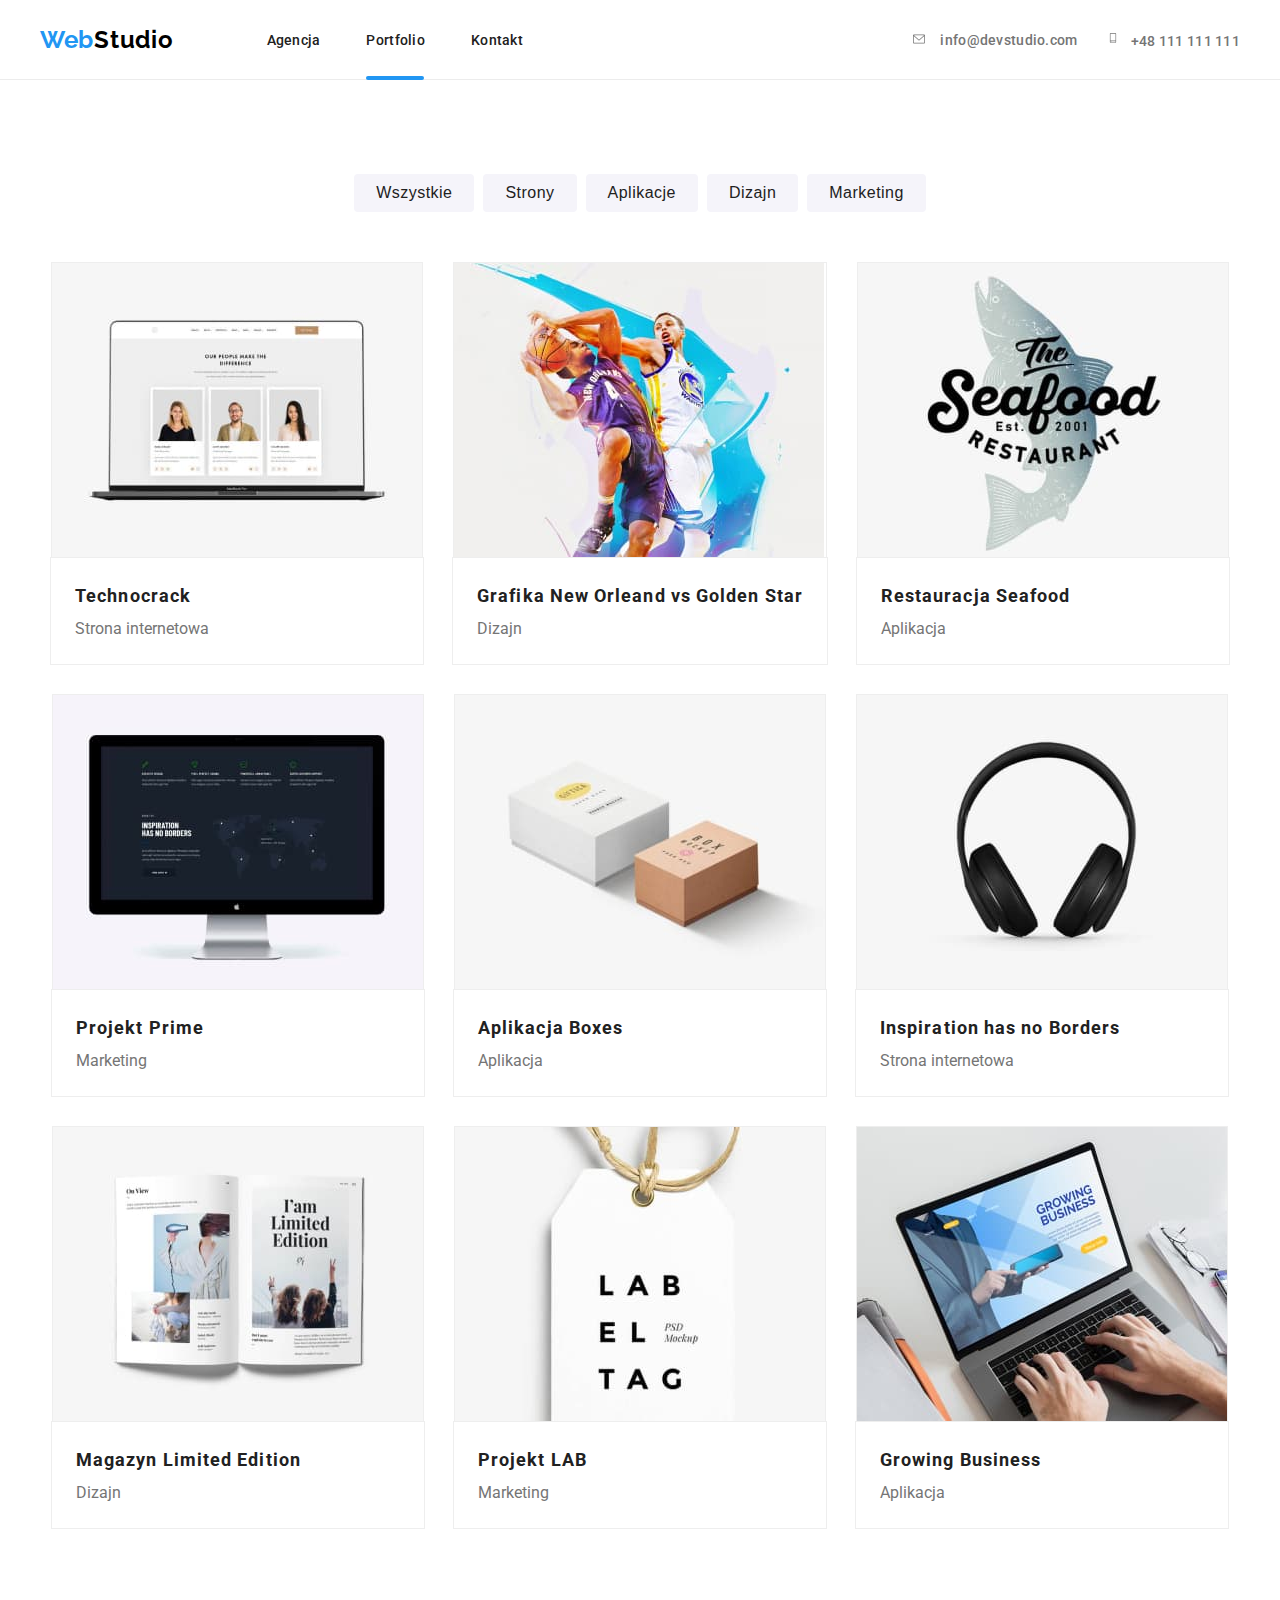
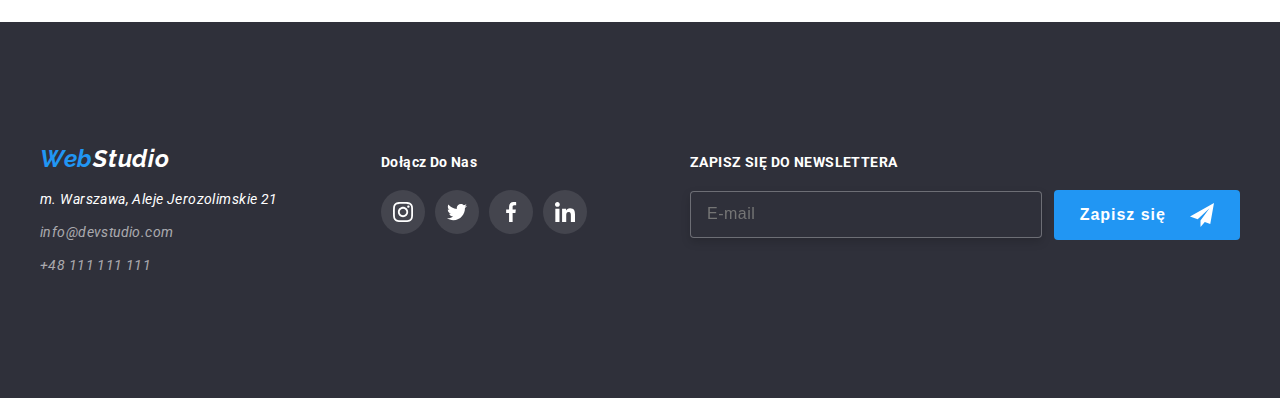
<file: portfolio.html>
<!DOCTYPE html>
<html lang="pl">
  <head>
    <meta charset="UTF-8" />
    <meta name="viewport" content="width=device-width, initial-scale=1.0" />
    <link rel="preconnect" href="https://fonts.googleapis.com" />
    <link rel="preconnect" href="https://fonts.gstatic.com" crossorigin />
    <link
      href="https://fonts.googleapis.com/css2?family=Raleway:wght@700&family=Roboto:wght@400;500;700;900&display=swap"
      rel="stylesheet"
    />
    <link
      rel="stylesheet"
      href="https://cdnjs.cloudflare.com/ajax/libs/modern-normalize/1.1.0/modern-normalize.min.css"
      integrity="sha512-wpPYUAdjBVSE4KJnH1VR1HeZfpl1ub8YT/NKx4PuQ5NmX2tKuGu6U/JRp5y+Y8XG2tV+wKQpNHVUX03MfMFn9Q=="
      crossorigin="anonymous"
      referrerpolicy="no-referrer"
    />
    <link href="css/main.min.css" rel="stylesheet" />
    <title>Portfolio</title>
  </head>

  <body class="page-content">
    <!-- HEADER -->
    <header>
      <div class="header">
        <div class="header__wrapper container">
          <!-- HEADER LOGO AND NAV -->
          <div class="header__nav">
            <a href="index.html" class="logo"
              >Web<span class="logo logo--second-part">Studio</span></a
            >
            <nav>
              <div>
                <ul class="header__nav-list">
                  <li>
                    <a class="header__nav-item" href="index.html">Agencja</a>
                  </li>
                  <li>
                    <a
                      class="header__nav-item header__nav-item--is-active"
                      href="portfolio.html"
                      >Portfolio</a
                    >
                  </li>
                  <li><a class="header__nav-item" href="#">Kontakt</a></li>
                </ul>
              </div>
            </nav>
          </div>
          <!-- HEADER CONTACTS -->
          <div class="header__contacts">
            <a class="header__contacts-item" href="mailto:info@devstudio.com">
              <svg
                class="header__contacts-item-icon"
                width="16"
                height="12"
                class="header-icon-envelope"
              >
                <use href="./images/icons/icons.svg#icon-envelope"></use>
              </svg>
              info@devstudio.com
            </a>

            <a class="header__contacts-item" href="tel:+48111111111">
              <svg
                class="header__contacts-item-icon"
                width="10"
                height="16"
                class="header-icon-smartphone"
              >
                <use href="./images/icons/icons.svg#icon-smartphone"></use>
              </svg>
              +48 111 111 111
            </a>
          </div>
        </div>
      </div>
    </header>
    <main>
      <!-- PORTFOLIO NAVIGATION -->

      <div class="portfolio">
        <section>
          <div>
            <ul class="portfolio__navigation">
              <li>
                <button class="portfolio__navigation-button" type="button">
                  Wszystkie
                </button>
              </li>
              <li>
                <button class="portfolio__navigation-button" type="button">
                  Strony
                </button>
              </li>
              <li>
                <button class="portfolio__navigation-button" type="button">
                  Aplikacje
                </button>
              </li>
              <li>
                <button class="portfolio__navigation-button" type="button">
                  Dizajn
                </button>
              </li>
              <li>
                <button class="portfolio__navigation-button" type="button">
                  Marketing
                </button>
              </li>
            </ul>
          </div>

          <!-- PORTFOLIO ARTICLES -->

          <ul class="portfolio__elements">
            <li class="portfolio__item">
              <div class="portfolio__item-content">
                <img
                  src="./images/portfolio/img1.jpg"
                  alt="website model on laptop"
                  width="370"
                  height="294"
                />
                <div class="portfolio__item-overlay">
                  <p>
                    Technocrack jest popularną platformą wykorzystywaną do
                    rozpowszechniania koronawirusa. Firmy wykorzystują tę
                    platformę do celów szpiegowskich i ataków na
                    niezabezpieczone serwery konkurencji
                  </p>
                </div>
              </div>
              <div class="portfolio__item-description">
                <h3 class="portfolio__item-description-header">Technocrack</h3>
                <p class="portfolio__item-description-category">
                  Strona internetowa
                </p>
              </div>
            </li>
            <li class="portfolio__item">
              <div class="portfolio__item-content">
                <img
                  src="./images/portfolio/img2.jpg"
                  alt="two basketball players with ball"
                  width="370"
                  height="294"
                />
                <div class="portfolio__item-overlay">
                  <p>
                    Technocrack jest popularną platformą wykorzystywaną do
                    rozpowszechniania koronawirusa. Firmy wykorzystują tę
                    platformę do celów szpiegowskich i ataków na
                    niezabezpieczone serwery konkurencji
                  </p>
                </div>
              </div>
              <div class="portfolio__item-description">
                <h3 class="portfolio__item-description-header">
                  Grafika New Orleand vs Golden Star
                </h3>
                <p class="portfolio__item-description-category">Dizajn</p>
              </div>
            </li>
            <li class="portfolio__item">
              <div class="portfolio__item-content">
                <img
                  src="./images/portfolio/img3.jpg"
                  alt="logo Seafood restaurant with fish in it"
                  width="370"
                  height="294"
                />
                <div class="portfolio__item-overlay">
                  <p>
                    Technocrack jest popularną platformą wykorzystywaną do
                    rozpowszechniania koronawirusa. Firmy wykorzystują tę
                    platformę do celów szpiegowskich i ataków na
                    niezabezpieczone serwery konkurencji
                  </p>
                </div>
              </div>
              <div class="portfolio__item-description">
                <h3 class="portfolio__item-description-header">
                  Restauracja Seafood
                </h3>
                <p class="portfolio__item-description-category">Aplikacja</p>
              </div>
            </li>
            <li class="portfolio__item">
              <div class="portfolio__item-content">
                <img
                  src="./images/portfolio/img4.jpg"
                  alt="headphones"
                  width="370"
                  height="294"
                />
                <div class="portfolio__item-overlay">
                  <p>
                    Technocrack jest popularną platformą wykorzystywaną do
                    rozpowszechniania koronawirusa. Firmy wykorzystują tę
                    platformę do celów szpiegowskich i ataków na
                    niezabezpieczone serwery konkurencji
                  </p>
                </div>
              </div>
              <div class="portfolio__item-description">
                <h3 class="portfolio__item-description-header">
                  Projekt Prime
                </h3>
                <p class="portfolio__item-description-category">Marketing</p>
              </div>
            </li>
            <li class="portfolio__item">
              <div class="portfolio__item-content">
                <img
                  src="./images/portfolio/img5.jpg"
                  alt="white box and grey box"
                  width="370"
                  height="294"
                />
                <div class="portfolio__item-overlay">
                  <p>
                    Technocrack jest popularną platformą wykorzystywaną do
                    rozpowszechniania koronawirusa. Firmy wykorzystują tę
                    platformę do celów szpiegowskich i ataków na
                    niezabezpieczone serwery konkurencji
                  </p>
                </div>
              </div>
              <div class="portfolio__item-description">
                <h3 class="portfolio__item-description-header">
                  Aplikacja Boxes
                </h3>
                <p class="portfolio__item-description-category">Aplikacja</p>
              </div>
            </li>
            <li class="portfolio__item">
              <div class="portfolio__item-content">
                <img
                  src="./images/portfolio/img6.jpg"
                  alt="website model on iMac"
                  width="370"
                  height="294"
                />
                <div class="portfolio__item-overlay">
                  <p>
                    Technocrack jest popularną platformą wykorzystywaną do
                    rozpowszechniania koronawirusa. Firmy wykorzystują tę
                    platformę do celów szpiegowskich i ataków na
                    niezabezpieczone serwery konkurencji
                  </p>
                </div>
              </div>
              <div class="portfolio__item-description">
                <h3 class="portfolio__item-description-header">
                  Inspiration has no Borders
                </h3>
                <p class="portfolio__item-description-category">
                  Strona internetowa
                </p>
              </div>
            </li>
            <li class="portfolio__item">
              <div class="portfolio__item-content">
                <img
                  src="./images/portfolio/img7.jpg"
                  alt="newspaper Limited Edition"
                  width="370"
                  height="294"
                />
                <div class="portfolio__item-overlay">
                  <p>
                    Technocrack jest popularną platformą wykorzystywaną do
                    rozpowszechniania koronawirusa. Firmy wykorzystują tę
                    platformę do celów szpiegowskich i ataków na
                    niezabezpieczone serwery konkurencji
                  </p>
                </div>
              </div>
              <div class="portfolio__item-description">
                <h3 class="portfolio__item-description-header">
                  Magazyn Limited Edition
                </h3>
                <p class="portfolio__item-description-category">Dizajn</p>
              </div>
            </li>
            <li class="portfolio__item">
              <div class="portfolio__item-content">
                <img
                  src="./images/portfolio/img8.jpg"
                  alt="tag of the project LAB"
                  width="370"
                  height="294"
                />
                <div class="portfolio__item-overlay">
                  <p>
                    Technocrack jest popularną platformą wykorzystywaną do
                    rozpowszechniania koronawirusa. Firmy wykorzystują tę
                    platformę do celów szpiegowskich i ataków na
                    niezabezpieczone serwery konkurencji
                  </p>
                </div>
              </div>
              <div class="portfolio__item-description">
                <h3 class="portfolio__item-description-header">Projekt LAB</h3>
                <p class="portfolio__item-description-category">Marketing</p>
              </div>
            </li>
            <li class="portfolio__item">
              <div class="portfolio__item-content">
                <img
                  src="./images/portfolio/img9.jpg"
                  alt="website of aplication Growing Website on laptop"
                  width="370"
                  height="294"
                />
                <div class="portfolio__item-overlay">
                  <p>
                    Technocrack jest popularną platformą wykorzystywaną do
                    rozpowszechniania koronawirusa. Firmy wykorzystują tę
                    platformę do celów szpiegowskich i ataków na
                    niezabezpieczone serwery konkurencji
                  </p>
                </div>
              </div>
              <div class="portfolio__item-description">
                <h3 class="portfolio__item-description-header">
                  Growing Business
                </h3>
                <p class="portfolio__item-description-category">Aplikacja</p>
              </div>
            </li>
          </ul>
        </section>
      </div>
    </main>
    <!-- FOOTER -->
    <footer class="footer">
      <div class="footer__wrapper container">
        <!-- ADRESS -->
        <address class="footer__adress">
          <a href="index.html" class="logo"
            >Web<span class="logo logo--footer">Studio</span></a
          >
          <a
            class="footer__adress-map"
            href="https://goo.gl/maps/CrqtKwabvaqcX1vF6"
            >m. Warszawa, Aleje Jerozolimskie 21</a
          >
          <a class="footer__adress-contact" href="mailto:info@devstudio.com"
            >info@devstudio.com</a
          >
          <a class="footer__adress-contact" href="tel:+48111111111"
            >+48 111 111 111</a
          >
        </address>
        <!-- SOCIAL LINKS -->
        <div class="footer__social">
          <h2 class="footer__social-header">Dołącz do nas</h2>
          <div>
            <ul class="footer__social-list">
              <li class="footer__social-link">
                <svg width="44" height="44" class="footer__social-link-icon">
                  <use
                    href="./images/icons/icons.svg#icon-instagram"
                    width="20"
                    x="12"
                  ></use>
                </svg>
              </li>
              <li class="footer__social-link">
                <svg width="44" height="44" class="footer__social-link-icon">
                  <use
                    href="./images/icons/icons.svg#icon-twitter"
                    width="20"
                    x="12"
                  ></use>
                </svg>
              </li>
              <li class="footer__social-link">
                <svg width="44" height="44" class="footer__social-link-icon">
                  <use
                    href="./images/icons/icons.svg#icon-facebook"
                    width="20"
                    x="12"
                  ></use>
                </svg>
              </li>
              <li class="footer__social-link">
                <svg width="44" height="44" class="footer__social-link-icon">
                  <use
                    href="./images/icons/icons.svg#icon-linkedin"
                    width="20"
                    x="12"
                  ></use>
                </svg>
              </li>
            </ul>
          </div>
        </div>
        <!-- NEWSLETTER -->

        <div class="footer__newsletter">
          <form>
            <label class="footer__newsletter-header" for="email-newsletter"
              >Zapisz się do newslettera</label
            >
            <div class="footer__newsletter-elements">
              <input
                type="email"
                name="email-newsletter"
                placeholder="E-mail"
                class="footer__newsletter-input"
                required
              />
              <button type="submit" class="footer__newsletter-button">
                Zapisz się
                <svg
                  width="24"
                  height="24"
                  class="footer__newsletter-button-icon"
                >
                  <use
                    width="24"
                    height="24"
                    href="./images/icons/icons.svg#icon-telegram"
                  ></use>
                </svg>
              </button>
            </div>
          </form>
        </div>
      </div>
    </footer>
  </body>
</html>
</file>
<file: css/main.min.css>
.example{margin:0 auto;min-width:320px;max-width:480px}.example__list{display:-webkit-box;display:-ms-flexbox;display:flex;-webkit-box-orient:vertical;-webkit-box-direction:normal;-ms-flex-direction:column;flex-direction:column;gap:30px}.example__image{width:100%;background-color:#f5f4fa;border-radius:4px;margin-bottom:30px;padding:25px 0}.example__header{font-size:14px;font-weight:bold;letter-spacing:.03em;margin-bottom:10px;display:-webkit-box;display:-ms-flexbox;display:flex;-webkit-box-pack:center;-ms-flex-pack:center;justify-content:center}.example__content{font-size:14px;line-height:1.7;letter-spacing:.03em;color:#757575}@media screen and (min-width: 768px){.example{max-width:768px}.example__list{-webkit-box-orient:horizontal;-webkit-box-direction:normal;-ms-flex-direction:row;flex-direction:row;-ms-flex-wrap:wrap;flex-wrap:wrap}.example__item{max-width:354px}}@media screen and (min-width: 1200px){.example{max-width:1200px}.example__list{-ms-flex-wrap:nowrap;flex-wrap:nowrap}.example__image{padding:25px 100px}}.footer{background-color:#2f303a}.footer__wrapper{padding-top:60px;padding-bottom:60px;display:-webkit-box;display:-ms-flexbox;display:flex;-webkit-box-orient:vertical;-webkit-box-direction:normal;-ms-flex-direction:column;flex-direction:column}.footer__adress{font-size:14px;line-height:1.7;color:#fff;text-decoration:none;letter-spacing:.03em;display:-webkit-box;display:-ms-flexbox;display:flex;-webkit-box-orient:vertical;-webkit-box-direction:normal;-ms-flex-direction:column;flex-direction:column;-webkit-box-align:center;-ms-flex-align:center;align-items:center;margin-top:20px;gap:9px;margin-bottom:60px}.footer__adress-contact{font-size:14px;line-height:1.7;color:rgba(255,255,255,.6);text-decoration:none;letter-spacing:.03em;-webkit-transition:color 250ms cubic-bezier(0.4, 0, 0.2, 1);transition:color 250ms cubic-bezier(0.4, 0, 0.2, 1)}.footer__adress-contact:hover,.footer__adress-contact:focus{color:#2196f3}.footer__adress-map{-webkit-transition:color 250ms cubic-bezier(0.4, 0, 0.2, 1);transition:color 250ms cubic-bezier(0.4, 0, 0.2, 1)}.footer__adress-map:link,.footer__adress-map:visited{color:#fff;text-decoration:none}.footer__adress-map:hover{color:#2196f3}.footer__social{display:-webkit-box;display:-ms-flexbox;display:flex;-webkit-box-orient:vertical;-webkit-box-direction:normal;-ms-flex-direction:column;flex-direction:column}.footer__social-list{display:-webkit-box;display:-ms-flexbox;display:flex;gap:10px;-webkit-box-pack:center;-ms-flex-pack:center;justify-content:center}.footer__social-header{padding-bottom:20px;font-weight:700;font-size:14px;letter-spacing:.03em;color:#fff;display:-webkit-box;display:-ms-flexbox;display:flex;-webkit-box-pack:center;-ms-flex-pack:center;justify-content:center;text-transform:uppercase}.footer__social-link-icon{border-radius:50%;fill:#fff;background-color:rgba(255,255,255,.1);-webkit-transition:background-color 250ms cubic-bezier(0.4, 0, 0.2, 1);transition:background-color 250ms cubic-bezier(0.4, 0, 0.2, 1)}.footer__social-link:hover .footer__social-link-icon{background-color:#2196f3;cursor:pointer}.footer__newsletter{display:-webkit-box;display:-ms-flexbox;display:flex;-webkit-box-orient:vertical;-webkit-box-direction:normal;-ms-flex-direction:column;flex-direction:column;-webkit-box-pack:center;-ms-flex-pack:center;justify-content:center;margin-top:60px;max-width:450px}.footer__newsletter-header{font-family:"Roboto";font-style:normal;font-weight:700;font-size:14px;line-height:16px;letter-spacing:.03em;text-transform:uppercase;color:#fff;display:-webkit-box;display:-ms-flexbox;display:flex;-webkit-box-pack:center;-ms-flex-pack:center;justify-content:center}.footer__newsletter-elements{display:-webkit-box;display:-ms-flexbox;display:flex;-webkit-box-orient:vertical;-webkit-box-direction:normal;-ms-flex-direction:column;flex-direction:column;-webkit-box-align:center;-ms-flex-align:center;align-items:center}.footer__newsletter-input{border:1px solid rgba(255,255,255,.3);-webkit-filter:drop-shadow(0px 4px 4px rgba(0, 0, 0, 0.15));filter:drop-shadow(0px 4px 4px rgba(0, 0, 0, 0.15));border-radius:4px;padding-top:15px;padding-bottom:15px;padding-left:16px;display:-webkit-box;display:-ms-flexbox;display:flex;-webkit-box-align:center;-ms-flex-align:center;align-items:center;color:rgba(255,255,255,.6);background-color:#2f303a;margin-top:20px;margin-right:12px;width:100%}.footer__newsletter-input::-webkit-input-placeholder{font-weight:400;font-size:16px;line-height:20px;letter-spacing:.03em}.footer__newsletter-input::-moz-placeholder{font-weight:400;font-size:16px;line-height:20px;letter-spacing:.03em}.footer__newsletter-input:-ms-input-placeholder{font-weight:400;font-size:16px;line-height:20px;letter-spacing:.03em}.footer__newsletter-input::-ms-input-placeholder{font-weight:400;font-size:16px;line-height:20px;letter-spacing:.03em}.footer__newsletter-input::placeholder{font-weight:400;font-size:16px;line-height:20px;letter-spacing:.03em}.footer__newsletter-button{font-weight:700;font-size:16px;line-height:30px;letter-spacing:.06em;color:#fff;background-color:#2196f3;border:none;border-radius:4px;width:200px;height:50px;display:-webkit-box;display:-ms-flexbox;display:flex;-webkit-box-pack:center;-ms-flex-pack:center;justify-content:center;-webkit-box-align:center;-ms-flex-align:center;align-items:center;margin-top:20px;cursor:pointer}.footer__newsletter-button-icon{fill:#fff;margin-left:24px}@media(min-width: 768px)and (max-width: 1200px){.footer__wrapper{-webkit-box-orient:horizontal;-webkit-box-direction:normal;-ms-flex-direction:row;flex-direction:row;-ms-flex-wrap:wrap;flex-wrap:wrap;-ms-flex-pack:distribute;justify-content:space-around;-webkit-box-align:baseline;-ms-flex-align:baseline;align-items:baseline}.footer__newsletter-input{min-width:450px}}@media screen and (min-width: 1200px){.footer__wrapper{-webkit-box-orient:horizontal;-webkit-box-direction:normal;-ms-flex-direction:row;flex-direction:row;-webkit-box-pack:justify;-ms-flex-pack:justify;justify-content:space-between;-webkit-box-align:baseline;-ms-flex-align:baseline;align-items:baseline}.footer__adress{-webkit-box-align:start;-ms-flex-align:start;align-items:flex-start}.footer__social{display:block;margin-top:72px}.footer__social-header{display:block;text-transform:capitalize}.footer__newsletter{display:block;margin-top:72px;min-width:550px}.footer__newsletter-header{display:block}.footer__newsletter-elements{-webkit-box-orient:horizontal;-webkit-box-direction:normal;-ms-flex-direction:row;flex-direction:row}.footer__newsletter-input{width:358px}}.form{max-width:100%;display:-webkit-box;display:-ms-flexbox;display:flex;-webkit-box-orient:vertical;-webkit-box-direction:normal;-ms-flex-direction:column;flex-direction:column;-webkit-box-pack:center;-ms-flex-pack:center;justify-content:center;gap:10px}.form__elements{display:-webkit-box;display:-ms-flexbox;display:flex;-webkit-box-orient:vertical;-webkit-box-direction:normal;-ms-flex-direction:column;flex-direction:column;gap:4px}.form__label{position:relative;font-weight:400;font-size:12px;line-height:14px;color:#757575;letter-spacing:.01em}.form__input{padding-top:11px;padding-bottom:11px;padding-left:42px;border:1px solid rgba(33,33,33,.2);border-radius:4px;outline:none}.form__elements:focus-within .form__input{border:1px solid #2196f3}.form__elements:focus-within .form__icon{fill:#2196f3}.form__input-textarea{height:120px;resize:none;padding:12px 16px;border:1px solid rgba(33,33,33,.2);border-radius:4px;outline:none}.form__input-textarea::-webkit-input-placeholder{font-family:"Roboto";font-style:normal;font-weight:400;font-size:12px;line-height:14px;letter-spacing:.01em;color:rgba(117,117,117,.5)}.form__input-textarea::-moz-placeholder{font-family:"Roboto";font-style:normal;font-weight:400;font-size:12px;line-height:14px;letter-spacing:.01em;color:rgba(117,117,117,.5)}.form__input-textarea:-ms-input-placeholder{font-family:"Roboto";font-style:normal;font-weight:400;font-size:12px;line-height:14px;letter-spacing:.01em;color:rgba(117,117,117,.5)}.form__input-textarea::-ms-input-placeholder{font-family:"Roboto";font-style:normal;font-weight:400;font-size:12px;line-height:14px;letter-spacing:.01em;color:rgba(117,117,117,.5)}.form__input-textarea::placeholder{font-family:"Roboto";font-style:normal;font-weight:400;font-size:12px;line-height:14px;letter-spacing:.01em;color:rgba(117,117,117,.5)}.form__submit{padding:10px 76px;width:200px;height:50px;background-color:#2196f3;color:#fff;font-weight:700;font-size:16px;line-height:30px;border:none;border-radius:4px;display:-webkit-box;display:-ms-flexbox;display:flex;-webkit-box-align:center;-ms-flex-align:center;align-items:center;-webkit-box-pack:center;-ms-flex-pack:center;justify-content:center;margin-left:25%;margin-top:30px;cursor:pointer}.form__icon{position:absolute;top:32px;left:12px}.form__checkbox{font-weight:400;font-size:12px;line-height:14px;letter-spacing:.03em;position:relative}.form__checkbox-input{border:2px solid #212121;border-radius:2px;width:16px;height:15px;-webkit-appearance:none;-moz-appearance:none;appearance:none}.form__checkbox-regulations{color:#2196f3;text-decoration:underline}.form__checkbox-custom-icon{position:absolute;left:0;bottom:4px;opacity:0;border-radius:2px;fill:#fff}.form__checkbox-input:checked+.form__checkbox-custom-icon{background-color:#2196f3;border-color:#2196f3;opacity:1}@media screen and (max-width: 480px){.form__checkbox-custom-icon{bottom:18px}.form__submit{margin-left:15%}}@media screen and (min-width: 1200px){.form__checkbox{font-size:14px;line-height:24px}.form__checkbox-custom-icon{bottom:7px}}.header{border-bottom:1px solid #ececec}.header__wrapper{display:-webkit-box;display:-ms-flexbox;display:flex;padding-top:16px;padding-bottom:16px;-webkit-box-pack:justify;-ms-flex-pack:justify;justify-content:space-between}.header__nav{display:-webkit-box;display:-ms-flexbox;display:flex;-webkit-box-align:center;-ms-flex-align:center;align-items:center;-webkit-box-pack:justify;-ms-flex-pack:justify;justify-content:space-between}.header__nav-list{display:none}.header__contacts{display:none}.header__mobile-menu-icon{visibility:visible}@media screen and (min-width: 768px){.header__wrapper{display:-webkit-box;display:-ms-flexbox;display:flex;padding-top:26px;-webkit-box-pack:justify;-ms-flex-pack:justify;justify-content:space-between}.header__nav{display:-webkit-box;display:-ms-flexbox;display:flex;-webkit-box-align:center;-ms-flex-align:center;align-items:center;gap:93px}.header__nav-list{display:-webkit-box;display:-ms-flexbox;display:flex;gap:60px;position:relative}.header__nav-item{font-size:14px;text-decoration:none;letter-spacing:.02em;color:#212121;font-weight:500;-webkit-transition:color 250ms cubic-bezier(0.4, 0, 0.2, 1);transition:color 250ms cubic-bezier(0.4, 0, 0.2, 1)}.header__nav-item:hover,.header__nav-item:focus{color:#2196f3;cursor:pointer}.header__nav-item:hover::after,.header__nav-item:focus::after{content:"";width:58px;height:4px;top:46px;display:-webkit-box;display:-ms-flexbox;display:flex;-webkit-box-pack:center;-ms-flex-pack:center;justify-content:center;background-color:#2196f3;border-radius:2px;position:absolute}.header__nav-item--is-active::after{content:"";width:58px;height:4px;top:46px;display:-webkit-box;display:-ms-flexbox;display:flex;-webkit-box-pack:center;-ms-flex-pack:center;justify-content:center;background-color:#2196f3;border-radius:2px;position:absolute}.header__contacts{display:-webkit-box;display:-ms-flexbox;display:flex;-webkit-box-orient:vertical;-webkit-box-direction:normal;-ms-flex-direction:column;flex-direction:column;gap:10px}.header__contacts-item{font-size:14px;color:#757575;text-decoration:none;letter-spacing:.02em;font-weight:500;-webkit-transition:color 250ms cubic-bezier(0.4, 0, 0.2, 1);transition:color 250ms cubic-bezier(0.4, 0, 0.2, 1)}.header__contacts-item-icon{fill:#757575;margin-right:10px;padding:0;-webkit-transition:fill 250ms cubic-bezier(0.4, 0, 0.2, 1);transition:fill 250ms cubic-bezier(0.4, 0, 0.2, 1)}.header__contacts-item:hover,.header__contacts-item:focus{color:#2196f3;cursor:pointer}.header__contacts-item:hover .header__contacts-item-icon,.header__contacts-item:focus .header__contacts-item-icon{fill:#2196f3}.header__mobile-menu-icon{display:none}}@media screen and (min-width: 1200px){.header{border-bottom:1px solid #ececec}.header__wrapper{-webkit-box-align:center;-ms-flex-align:center;align-items:center;padding-top:25px;padding-bottom:25px}.header__nav-list{gap:46px}.header__contacts{-webkit-box-orient:horizontal;-webkit-box-direction:normal;-ms-flex-direction:row;flex-direction:row;-webkit-box-align:center;-ms-flex-align:center;align-items:center;gap:30px}}.hero{background-color:#2f303a;background-image:-webkit-gradient(linear, left top, right top, from(rgba(47, 48, 58, 0.4)), color-stop(0%, rgba(47, 48, 58, 0.4))),url("../images/hero/hero-mobile.jpg");background-image:linear-gradient(90deg, rgba(47, 48, 58, 0.4) 0%, rgba(47, 48, 58, 0.4) 0%),url("../images/hero/hero-mobile.jpg");background-position:center;background-repeat:no-repeat;background-size:cover;padding-top:200px;padding-bottom:200px;text-align:center;display:-webkit-box;display:-ms-flexbox;display:flex;-webkit-box-orient:vertical;-webkit-box-direction:normal;-ms-flex-direction:column;flex-direction:column;-webkit-box-align:center;-ms-flex-align:center;align-items:center}.hero__header{font-size:44px;line-height:1.36;color:#fff;font-weight:900;letter-spacing:.06em;text-transform:uppercase;text-align:center;max-width:696px;margin-bottom:30px}.hero__button{background-color:#2196f3;letter-spacing:.06em;font-weight:bold;border:none;border-radius:4px;padding:10px 41px 10px 42px}.hero__button:hover{cursor:pointer}.hero__button-content{font-size:16px;letter-spacing:.06em;line-height:1.87;color:#fff}@media screen and (min-width: 768px){.hero{background-image:-webkit-gradient(linear, left top, right top, from(rgba(47, 48, 58, 0.4)), color-stop(0%, rgba(47, 48, 58, 0.4))),url("../images/hero/hero-tablet.jpg");background-image:linear-gradient(90deg, rgba(47, 48, 58, 0.4) 0%, rgba(47, 48, 58, 0.4) 0%),url("../images/hero/hero-tablet.jpg")}}@media screen and (min-width: 1200px){.hero{background-color:#2f303a;background-image:-webkit-gradient(linear, left top, right top, from(rgba(47, 48, 58, 0.4)), color-stop(0%, rgba(47, 48, 58, 0.4))),url("../images/hero/hero-desktop.jpg");background-image:linear-gradient(90deg, rgba(47, 48, 58, 0.4) 0%, rgba(47, 48, 58, 0.4) 0%),url("../images/hero/hero-desktop.jpg");background-position:center;background-repeat:no-repeat;background-size:cover;padding-top:200px;padding-bottom:200px;text-align:center;display:-webkit-box;display:-ms-flexbox;display:flex;-webkit-box-orient:vertical;-webkit-box-direction:normal;-ms-flex-direction:column;flex-direction:column;-webkit-box-align:center;-ms-flex-align:center;align-items:center}}@media(min-device-pixel-ratio: 2),(-webkit-min-device-pixel-ratio: 2),(min-resolution: 192dpi),(min-resolution: 2dppx){.hero{background-image:-webkit-gradient(linear, left top, right top, from(rgba(47, 48, 58, 0.4)), color-stop(0%, rgba(47, 48, 58, 0.4))),url("../images/hero/hero-mobile@2x.jpg");background-image:linear-gradient(90deg, rgba(47, 48, 58, 0.4) 0%, rgba(47, 48, 58, 0.4) 0%),url("../images/hero/hero-mobile@2x.jpg")}}@media screen and (min-device-pixel-ratio: 2)and (min-width: 768px),screen and (-webkit-min-device-pixel-ratio: 2)and (min-width: 768px),screen and (min-resolution: 192dpi)and (min-width: 768px),screen and (min-resolution: 2dppx)and (min-width: 768px){.hero{background-image:-webkit-gradient(linear, left top, right top, from(rgba(47, 48, 58, 0.4)), color-stop(0%, rgba(47, 48, 58, 0.4))),url("../images/hero/hero-tablet@2x.jpg");background-image:linear-gradient(90deg, rgba(47, 48, 58, 0.4) 0%, rgba(47, 48, 58, 0.4) 0%),url("../images/hero/hero-tablet@2x.jpg")}}@media screen and (min-device-pixel-ratio: 2)and (min-width: 1200px),screen and (-webkit-min-device-pixel-ratio: 2)and (min-width: 1200px),screen and (min-resolution: 192dpi)and (min-width: 1200px),screen and (min-resolution: 2dppx)and (min-width: 1200px){.hero{background-image:-webkit-gradient(linear, left top, right top, from(rgba(47, 48, 58, 0.4)), color-stop(0%, rgba(47, 48, 58, 0.4))),url("../images/hero/hero-desktop@2x.jpg");background-image:linear-gradient(90deg, rgba(47, 48, 58, 0.4) 0%, rgba(47, 48, 58, 0.4) 0%),url("../images/hero/hero-desktop@2x.jpg")}}.logo{color:#2196f3;font-family:"Raleway",sans-serif;font-size:24px;font-weight:bold;text-decoration:none;letter-spacing:.03em}.logo--second-part{color:#000}.logo--footer{color:#fff}.backdrop{position:fixed;left:0;top:0;width:100%;height:100%;background-color:rgba(0,0,0,.2)}.modal{position:absolute;top:calc(50% - 304px);left:calc(50% - 225px);width:auto;background-color:#fff;-webkit-box-shadow:0px 1px 3px rgba(0,0,0,.12),0px 1px 1px rgba(0,0,0,.14),0px 2px 1px rgba(0,0,0,.2);box-shadow:0px 1px 3px rgba(0,0,0,.12),0px 1px 1px rgba(0,0,0,.14),0px 2px 1px rgba(0,0,0,.2);border-radius:4px;-webkit-transform:scale(1);transform:scale(1);padding:40px;-webkit-transition:-webkit-transform 500ms ease;transition:-webkit-transform 500ms ease;transition:transform 500ms ease;transition:transform 500ms ease, -webkit-transform 500ms ease}.modal__close-button{position:absolute;right:8px;top:8px;width:30px;height:30px;background:#fff;border:1px solid rgba(0,0,0,.1);border-radius:50%;cursor:pointer}.modal__header{font-weight:700;font-size:20px;line-height:30px;text-align:center;letter-spacing:.03em;color:#212121;margin-bottom:12px}.is-hidden{opacity:0;visibility:hidden;pointer-events:none;-webkit-transition:opacity 500ms 500ms ease,visibility 500ms 500ms ease,-webkit-transform 500ms 500ms ease;transition:opacity 500ms 500ms ease,visibility 500ms 500ms ease,-webkit-transform 500ms 500ms ease;transition:opacity 500ms 500ms ease,visibility 500ms 500ms ease,transform 500ms 500ms ease;transition:opacity 500ms 500ms ease,visibility 500ms 500ms ease,transform 500ms 500ms ease,-webkit-transform 500ms 500ms ease}.is-hidden .modal{-webkit-transform:scale(0.5);transform:scale(0.5)}@media screen and (max-width: 480px){.modal{max-width:360px;left:calc(50% - 180px);top:auto}}@media screen and (min-width: 768px){.modal{left:calc(50% - 225px);top:auto}}@media screen and (min-width: 1200px){.modal{max-width:528px;top:calc(50% - 290px);left:calc(50% - 264px)}.modal__header{line-height:23px}}.our-clients__header{margin-bottom:50px;text-align:center;font-weight:700;font-size:36px;line-height:42px;letter-spacing:.03em}.our-clients__list{display:-webkit-box;display:-ms-flexbox;display:flex;-ms-flex-wrap:wrap;flex-wrap:wrap;gap:30px;-ms-flex-pack:distribute;justify-content:space-around}.our-clients__item{border:1px solid #afb1b8;border-radius:4px;-webkit-transition:border-color 250ms cubic-bezier(0.4, 0, 0.2, 1);transition:border-color 250ms cubic-bezier(0.4, 0, 0.2, 1)}.our-clients__item:hover,.our-clients__item:focus{border-color:#2196f3;cursor:pointer}.our-clients__item-icon{fill:#afb1b8;-webkit-transition:fill 250ms cubic-bezier(0.4, 0, 0.2, 1);transition:fill 250ms cubic-bezier(0.4, 0, 0.2, 1)}.our-clients__item-icon:hover,.our-clients__item-icon:focus{fill:#2196f3;cursor:pointer}@media screen and (min-width: 1200px){.our-clients__list{-ms-flex-wrap:nowrap;flex-wrap:nowrap}}.team{padding-top:94px;padding-bottom:94px}.team--bgcolor{background-color:#f5f4fa}.team__image img{width:100%;height:auto}.team__header{font-size:28px;font-weight:bold;text-align:center;letter-spacing:.03em;margin-bottom:30px}.team__list{display:-webkit-box;display:-ms-flexbox;display:flex;-webkit-box-orient:vertical;-webkit-box-direction:normal;-ms-flex-direction:column;flex-direction:column;gap:30px}.team__list-item{-webkit-box-shadow:0px 2px 1px 0px rgba(0,0,0,.2);box-shadow:0px 2px 1px 0px rgba(0,0,0,.2);-webkit-box-shadow:0px 1px 1px 0px rgba(0,0,0,.1411764706);box-shadow:0px 1px 1px 0px rgba(0,0,0,.1411764706);-webkit-box-shadow:0px 1px 3px 0px rgba(0,0,0,.1215686275);box-shadow:0px 1px 3px 0px rgba(0,0,0,.1215686275);border-radius:0px 0px 4px 4px;background:#fff}.team__employee-name{display:-webkit-box;display:-ms-flexbox;display:flex;-webkit-box-pack:center;-ms-flex-pack:center;justify-content:center;font-size:16px;font-weight:medium;letter-spacing:.03em;margin-top:30px;margin-bottom:10px}.team__employee-job{display:-webkit-box;display:-ms-flexbox;display:flex;-webkit-box-pack:center;-ms-flex-pack:center;justify-content:center;padding-bottom:30px;color:#757575;font-size:16px;letter-spacing:.03em}.team__social-list{display:-webkit-box;display:-ms-flexbox;display:flex;gap:10px;-webkit-box-pack:center;-ms-flex-pack:center;justify-content:center;margin-bottom:30px}.team__social-link{fill:#afb1b8;-webkit-transition:fill 250ms cubic-bezier(0.4, 0, 0.2, 1);transition:fill 250ms cubic-bezier(0.4, 0, 0.2, 1)}.team__social-link-wrapper{background-color:#fff;border-radius:50%;-webkit-transition:background-color 250ms cubic-bezier(0.4, 0, 0.2, 1);transition:background-color 250ms cubic-bezier(0.4, 0, 0.2, 1)}.team__social-link:hover .team__social-icon,.team__social-link:focus .team__social-icon{fill:#fff;cursor:pointer}.team__social-link:hover .team__social-link-wrapper,.team__social-link:focus .team__social-link-wrapper{background-color:#2196f3;cursor:pointer}@media screen and (min-width: 768px){.team__list{-webkit-box-orient:horizontal;-webkit-box-direction:normal;-ms-flex-direction:row;flex-direction:row;-ms-flex-wrap:wrap;flex-wrap:wrap}.team__list-item{max-width:354px}}@media screen and (min-width: 1200px){.team__header{font-size:36px;margin-bottom:50px}.team__list{-webkit-box-pack:center;-ms-flex-pack:center;justify-content:center}.team__list-item{max-width:270px}}.portfolio{padding:94px 0}.portfolio__navigation{display:-webkit-box;display:-ms-flexbox;display:flex;gap:9px;-webkit-box-pack:center;-ms-flex-pack:center;justify-content:center;margin-bottom:50px}.portfolio__navigation-button{font-size:16px;font-weight:500;line-height:1.62;letter-spacing:.03em;background-color:#f5f4fa;color:#212121;border:none;border-radius:4px;padding:6px 22px;-webkit-transition:background-color 250ms cubic-bezier(0.4, 0, 0.2, 1);transition:background-color 250ms cubic-bezier(0.4, 0, 0.2, 1)}.portfolio__navigation-button:hover{background-color:#2196f3;color:#fff;cursor:pointer;-webkit-box-shadow:0px 3px 1px rgba(0,0,0,.1),0px 1px 2px rgba(0,0,0,.08),0px 2px 2px rgba(0,0,0,.12);box-shadow:0px 3px 1px rgba(0,0,0,.1),0px 1px 2px rgba(0,0,0,.08),0px 2px 2px rgba(0,0,0,.12)}.portfolio__navigation-button:focus{background-color:#2196f3;color:#fff;-webkit-box-shadow:0px 3px 1px rgba(0,0,0,.1),0px 1px 2px rgba(0,0,0,.08),0px 2px 2px rgba(0,0,0,.12);box-shadow:0px 3px 1px rgba(0,0,0,.1),0px 1px 2px rgba(0,0,0,.08),0px 2px 2px rgba(0,0,0,.12)}.portfolio__elements{display:-webkit-box;display:-ms-flexbox;display:flex;-webkit-box-pack:center;-ms-flex-pack:center;justify-content:center;-ms-flex-wrap:wrap;flex-wrap:wrap;gap:30px}.portfolio__item-content{border:1px solid #eee;background:#fff;position:relative;overflow:hidden}.portfolio__item-overlay{position:absolute;left:0;top:0;background-color:rgba(33,150,243,.9);width:100%;height:100%;-webkit-transform:translateY(100%);transform:translateY(100%);-webkit-transition:-webkit-transform 250ms cubic-bezier(0.4, 0, 0.2, 1);transition:-webkit-transform 250ms cubic-bezier(0.4, 0, 0.2, 1);transition:transform 250ms cubic-bezier(0.4, 0, 0.2, 1);transition:transform 250ms cubic-bezier(0.4, 0, 0.2, 1), -webkit-transform 250ms cubic-bezier(0.4, 0, 0.2, 1);font-weight:400;font-size:18px;letter-spacing:.03em;line-height:1.55;color:#fff;padding:49px 45px 49px 24px}.portfolio__item:hover,.portfolio__item:focus{-webkit-box-shadow:0px 1px 1px rgba(0,0,0,.12),0px 4px 4px rgba(0,0,0,.06),1px 4px 6px rgba(0,0,0,.16);box-shadow:0px 1px 1px rgba(0,0,0,.12),0px 4px 4px rgba(0,0,0,.06),1px 4px 6px rgba(0,0,0,.16);cursor:pointer}.portfolio__item:hover .portfolio__item-overlay,.portfolio__item:focus .portfolio__item-overlay{-webkit-transform:translateY(0);transform:translateY(0)}.portfolio__item-description{padding:20px 24px;outline:1px solid #eee}.portfolio__item-description-header{font-size:18px;line-height:2;letter-spacing:.06em;font-weight:bold;color:#212121}.portfolio__item-description-category{font-size:16px;line-height:1.87;letter-spacing:.03;color:#757575}.what-we-do{display:none}@media screen and (min-width: 1200px){.what-we-do{display:block;padding-top:0px}.what-we-do__header{text-align:center;margin-bottom:50px;font-size:36px;font-weight:bold}.what-we-do__list{display:-webkit-box;display:-ms-flexbox;display:flex;-webkit-box-pack:center;-ms-flex-pack:center;justify-content:center;gap:30px}.what-we-do__list-item{position:relative}.what-we-do__list-item-description{position:absolute;left:0;bottom:3px;padding-top:27px;padding-bottom:27px;width:100%;background-color:rgba(47,48,58,.8);text-transform:uppercase;color:#fff;text-align:center;font-weight:700;font-size:14px;letter-spacing:.03em;line-height:16px}}.menu-toggle{min-height:40px;min-width:40px;display:-webkit-box;display:-ms-flexbox;display:flex;-webkit-box-align:center;-ms-flex-align:center;align-items:center;-webkit-box-pack:center;-ms-flex-pack:center;justify-content:center;margin-right:0;padding:0;background-color:rgba(0,0,0,0);cursor:pointer;border:none;border-radius:50%;outline:none}.menu-container{display:-webkit-box;display:-ms-flexbox;display:flex;-webkit-box-orient:vertical;-webkit-box-direction:normal;-ms-flex-direction:column;flex-direction:column;position:fixed;top:0;left:0;width:100vw;height:100vh;padding-top:32px;background-color:#fff;z-index:999;-webkit-transform:translateX(100%);transform:translateX(100%);-webkit-transition:-webkit-transform 250ms ease-in-out;transition:-webkit-transform 250ms ease-in-out;transition:transform 250ms ease-in-out;transition:transform 250ms ease-in-out, -webkit-transform 250ms ease-in-out}.menu-container.is-open{-webkit-transform:translateX(0);transform:translateX(0)}.menu-container .menu-toggle{position:absolute;top:16px;right:16px;color:#fff}.mobile-menu{padding-left:40px;padding-top:48px}.mobile-menu__toggle{position:absolute;right:15px;top:10px;outline:none;background-color:rgba(0,0,0,0);border:none}.mobile-menu__toggle:hover,.mobile-menu__toggle:focus .mobile-menu__close-btn{fill:#2196f3}.mobile-menu__nav{display:-webkit-box;display:-ms-flexbox;display:flex;-webkit-box-orient:vertical;-webkit-box-direction:normal;-ms-flex-direction:column;flex-direction:column;gap:32px}.mobile-menu__nav-item{font-weight:500;font-size:40px;line-height:47px;letter-spacing:.02em;color:#212121}.mobile-menu__nav-item:link,.mobile-menu__nav-item:visited{text-decoration:none}.mobile-menu__nav-item--is-active{color:#2196f3}.mobile-menu__contact{display:-webkit-box;display:-ms-flexbox;display:flex;-webkit-box-orient:vertical;-webkit-box-direction:normal;-ms-flex-direction:column;flex-direction:column;gap:32px;margin-top:302px}.mobile-menu__contact-tel{color:#2196f3;font-weight:500;font-size:34px;line-height:40px;letter-spacing:.02em}.mobile-menu__contact-tel:link,.mobile-menu__contact-tel:visited{text-decoration:none}.mobile-menu__contact-mail{color:#757575;font-weight:500;font-size:24px;line-height:28px;letter-spacing:.02em}.mobile-menu__contact-mail:link,.mobile-menu__contact-mail:visited{text-decoration:none}.mobile-menu__social{margin-top:64px;display:-webkit-box;display:-ms-flexbox;display:flex;-ms-flex-wrap:wrap;flex-wrap:wrap;gap:10px}.mobile-menu__social-item:last-child{border:none}.mobile-menu__social-item{font-weight:500;font-size:18px;line-height:22px;letter-spacing:.02em;color:#2196f3;border-right:1px solid rgba(33,33,33,.2);padding-right:10px}.mobile-menu__social-item:link,.mobile-menu__social-item:visited{text-decoration:none}@media screen and (max-width: 480px){.mobile-menu__contact{gap:16px;margin-top:200px}.mobile-menu__social{margin-top:32px}}@media screen and (min-width: 768px){.menu-toggle{display:none}}*{margin:0;padding:0}ul{list-style-type:none}img{vertical-align:middle;display:block;height:auto;max-width:100%}.page-content{font-family:"Roboto",sans-serif;color:#212121}.container{max-width:480px;margin:0 auto;padding-left:15px;padding-right:15px}.section{padding-top:94px;padding-bottom:94px}@media screen and (min-width: 768px){.container{max-width:768px}}@media screen and (min-width: 1200px){.container{max-width:1200px}}/*# sourceMappingURL=main.min.css.map */
</file>
